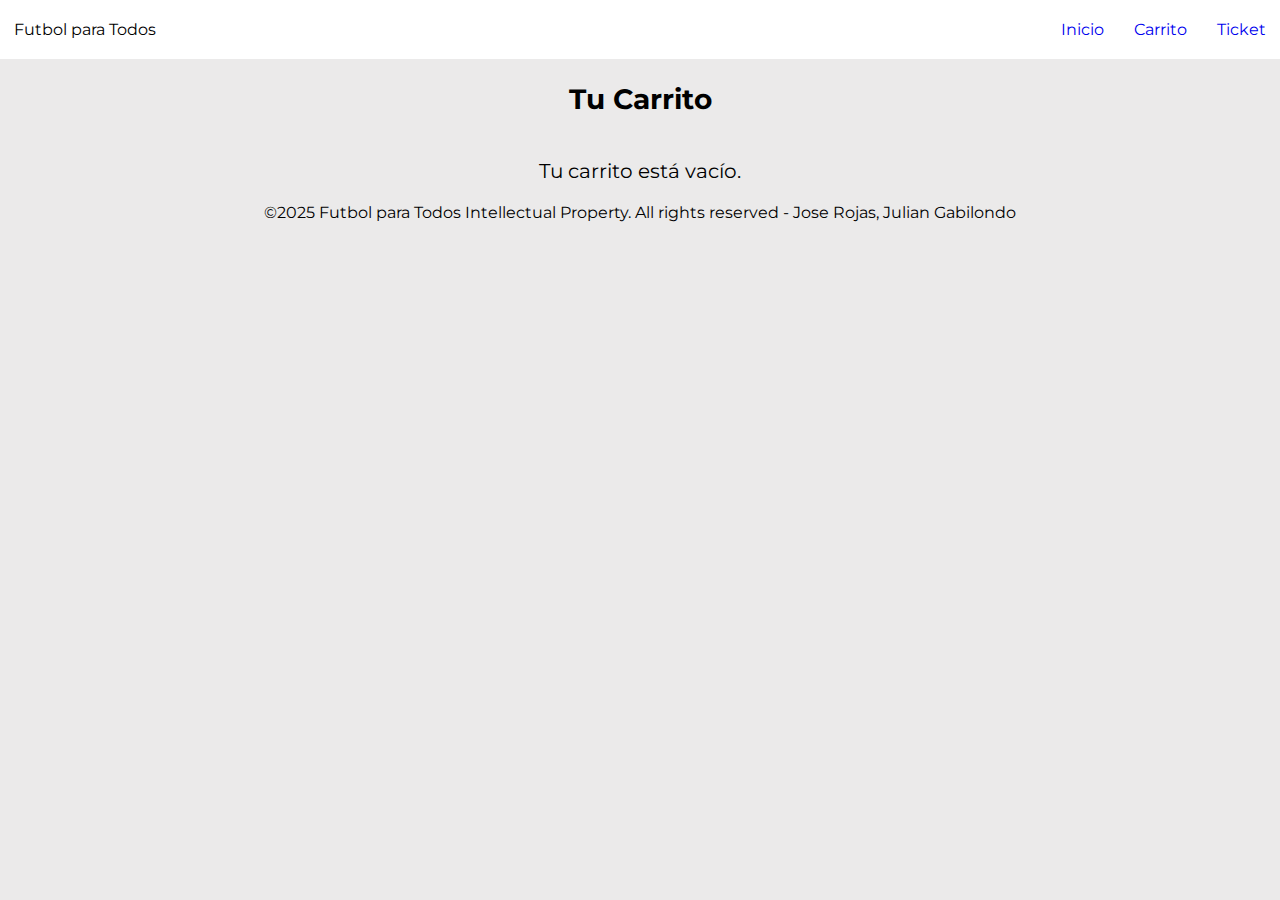
<file: carrito.html>
<!DOCTYPE html>
<html lang="es">

<head>
  <meta charset="UTF-8">
  <meta name="viewport" content="width=device-width, initial-scale=1.0">
  <link rel="stylesheet" href="css/productos.css">
  <link rel="stylesheet" href="css/carrito.css">
  <link href="https://fonts.googleapis.com/css2?family=Montserrat:wght@100;400;700&display=swap" rel="stylesheet">
  <link rel="shortcut icon" href="img/logo.png">
  <script defer src="js/carrito.js"></script>
  <title>Tu Carrito - Futbol para Todos</title>
</head>

<body>
  <header>
    <nav>
      <div>Futbol para Todos</div>
      <div class="barra-nav">
        <div><a href="productos.html">Inicio</a></div>
        <div><a href="carrito.html">Carrito</a></div>
        <div><a href="ticket.html">Ticket</a></div>
      </div>
    </nav>
  </header>

  <h2>Tu Carrito</h2>

  <div class="carrito-container" id="carritoContainer"></div>

  <div class="total-box" id="totalBox">Total: $0</div>

  <button id="btnFinalizar">Finalizar Compra</button>
  <footer>
    ©2025 Futbol para Todos Intellectual Property. All rights reserved - Jose Rojas, Julian Gabilondo
  </footer>

</body>
</html>
</file>
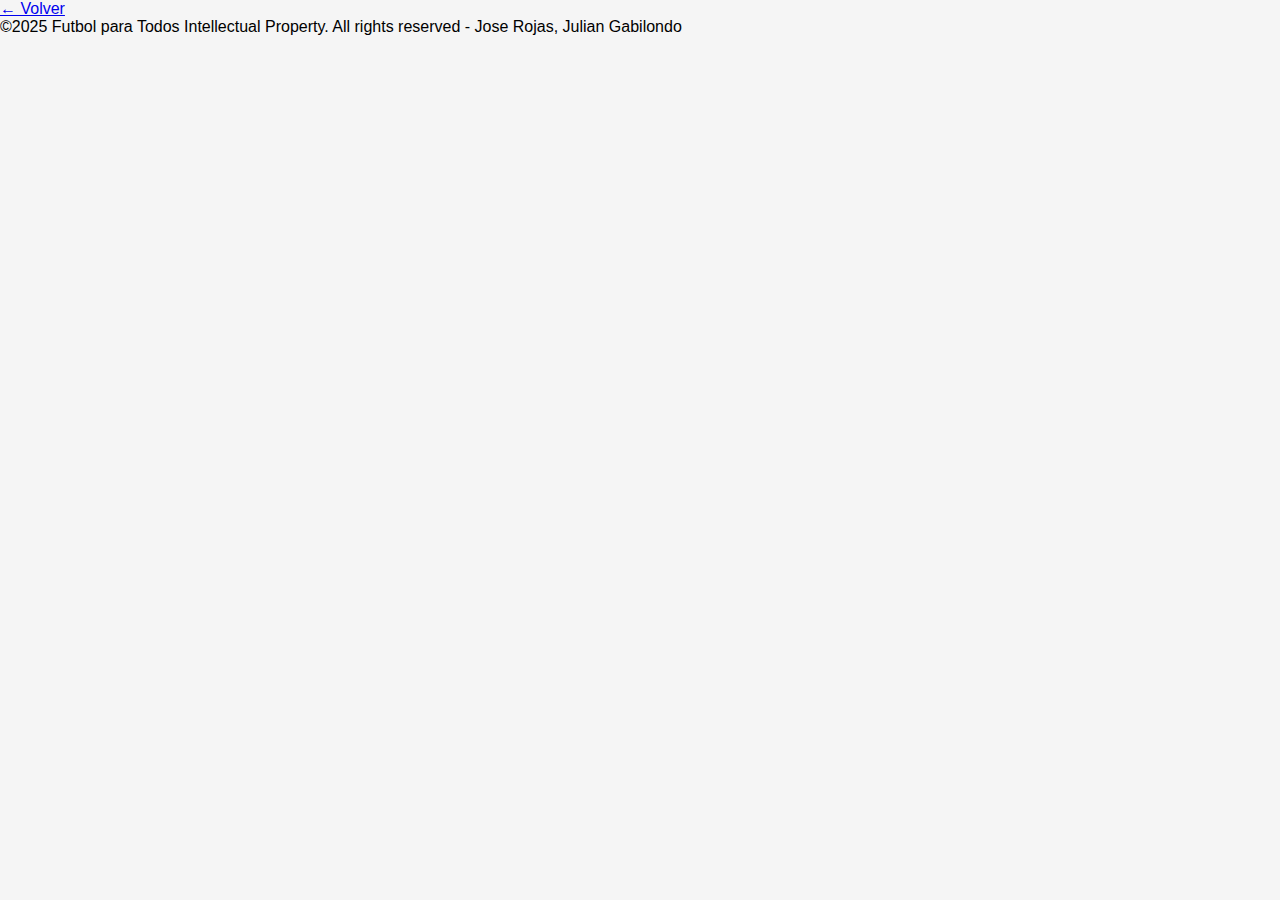
<file: detalle.html>
<!DOCTYPE html>
<html lang="es">
<head>
  <meta charset="UTF-8">
  <title>Detalle del Producto</title>
  <link rel="stylesheet" href="css/detalle.css">
</head>
<body>

<nav>
  <a href="productos.html">← Volver</a>
</nav>

<div id="detalle-container" class="detalle-producto"></div>

<script src="js/detalle.js"></script>

    <footer>
        ©2025 Futbol para Todos Intellectual Property. All rights reserved - Jose Rojas, Julian Gabilondo
    </footer>

</body>
</html>
</file>
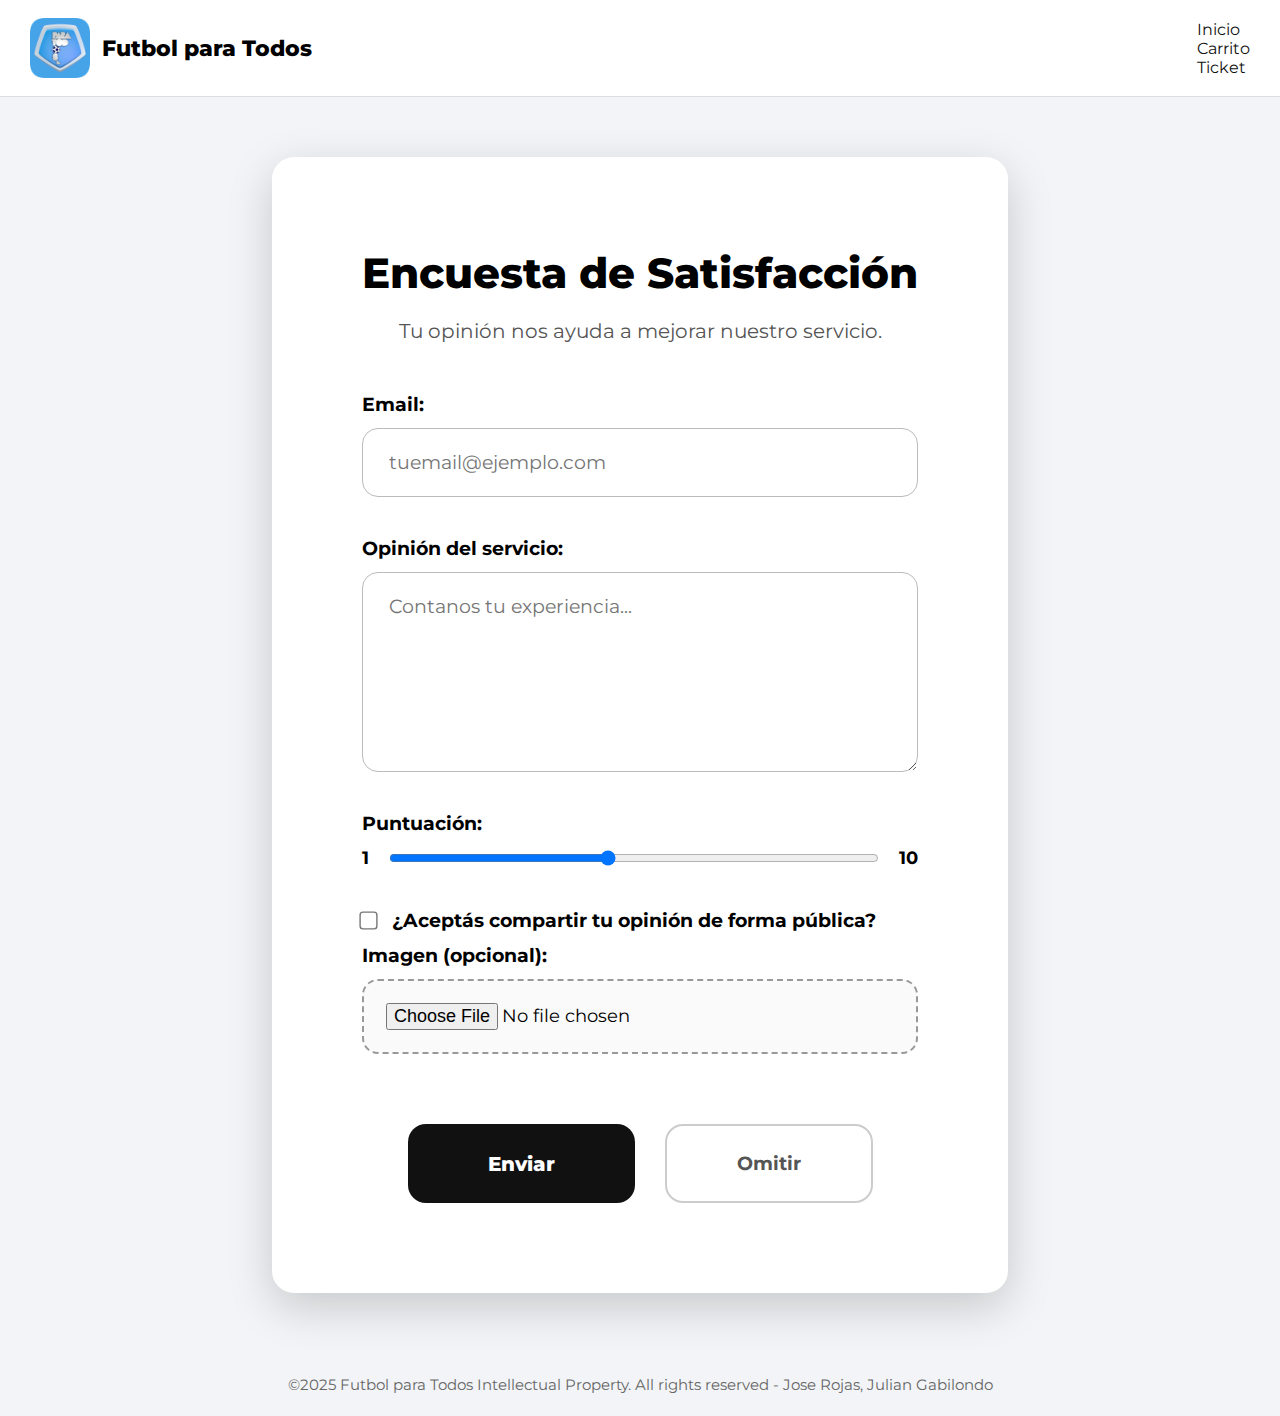
<file: encuesta.html>
<!DOCTYPE html>
<html lang="es">

<head>
    <meta charset="UTF-8">
    <meta name="viewport" content="width=device-width, initial-scale=1.0">
    <title>Encuesta - Futbol para Todos</title>

    <link rel="stylesheet" href="css/encuesta.css">
    <link href="https://fonts.googleapis.com/css2?family=Montserrat:wght@100;400;700&display=swap" rel="stylesheet">
    <link rel="shortcut icon" href="img/logo.png">

    <script defer src="js/encuesta.js"></script>
</head>

<body>

    <!-- NAVBAR -->
    <header>
        <nav class="navbar">
            <div class="nav-brand">
                <img src="img/logo.png" alt="Logo" class="logo">
                <span class="titulo">Futbol para Todos</span>
            </div>

            <div class="barra-nav">
                <div><a href="productos.html">Inicio</a></div>
                <div><a href="carrito.html">Carrito</a></div>
                <div><a href="ticket.html">Ticket</a></div>
            </div>
        </nav>
    </header>

    <!-- CONTENIDO -->
    <main class="container">

        <h2>Encuesta de Satisfacción</h2>
        <p>Tu opinión nos ayuda a mejorar nuestro servicio.</p>

        <form id="form-encuesta" enctype="multipart/form-data" class="form-encuesta">

            <label>Email:</label>
            <input type="email" id="email" name="email" placeholder="tuemail@ejemplo.com" required>

            <label>Opinión del servicio:</label>
            <textarea id="opinion" name="opinion" rows="5" placeholder="Contanos tu experiencia..." required></textarea>

            <label>Puntuación:</label>
            <div class="slider-box">
                <span>1</span>
                <input type="range" id="puntuacion" name="puntuacion" min="1" max="10" value="5">
                <span>10</span>
            </div>

            <label>
                <input type="checkbox" id="acepta" name="acepta">
                ¿Aceptás compartir tu opinión de forma pública?
            </label>

            <label>Imagen (opcional):</label>
            <input type="file" id="imagen" name="imagen" accept="image/*">

            <div class="botones">
                <button type="submit" class="btn-principal">Enviar</button>
                <button type="button" id="omitir" class="btn-omitir">Omitir</button>
            </div>
        </form>

    </main>

    <!-- MODAL -->
    <div id="modal-ok" class="modal hidden">
        <div class="modal-content">
            <p>¡Gracias por completar la encuesta!</p>
            <button id="cerrar-modal" class="btn-cerrar">Cerrar</button>
        </div>
    </div>

    <footer>
        ©2025 Futbol para Todos Intellectual Property. All rights reserved - Jose Rojas, Julian Gabilondo
    </footer>

</body>

</html>
</file>
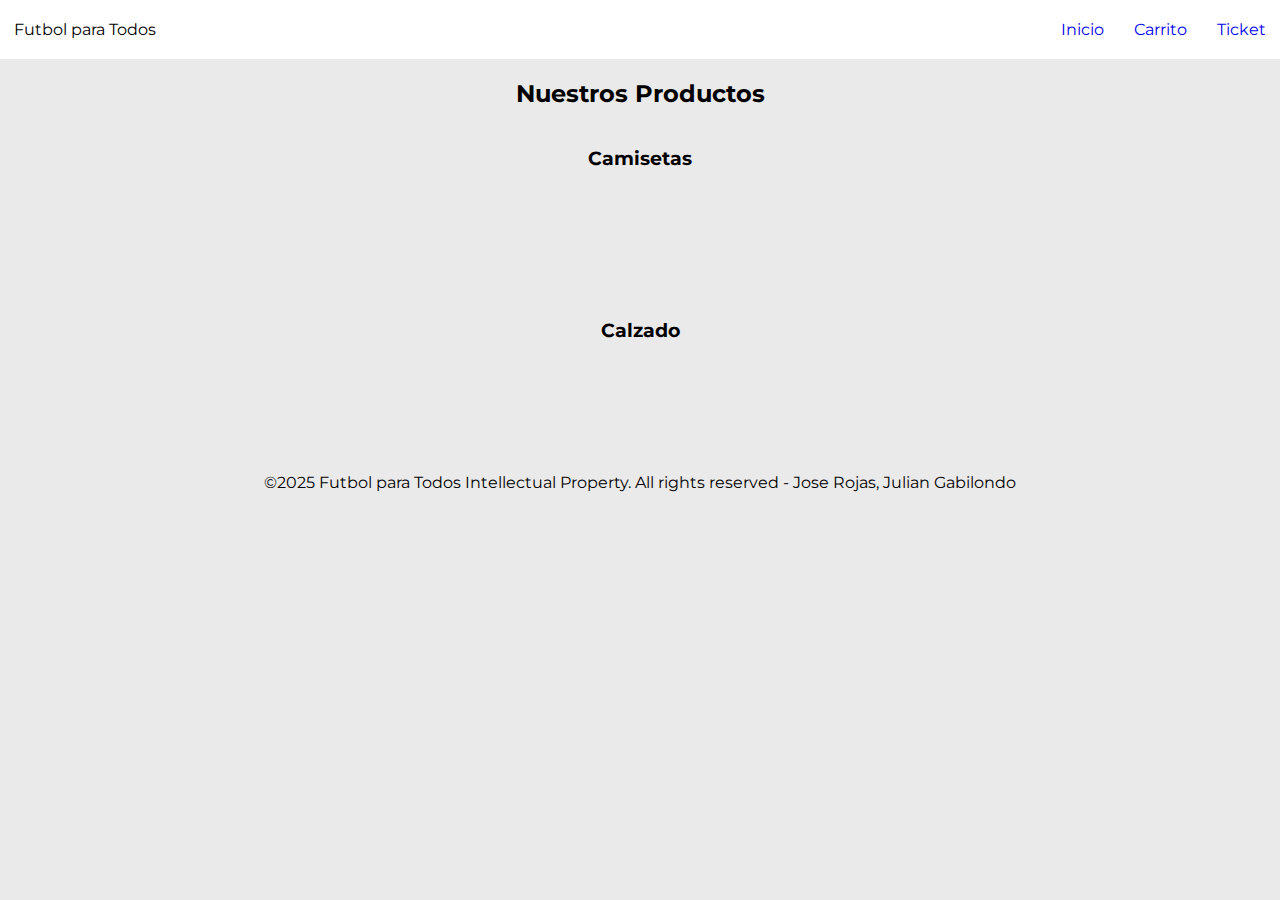
<file: productos.html>
<!DOCTYPE html>
<html lang="en">

<head>
    <meta charset="UTF-8">
    <meta name="viewport" content="width=device-width, initial-scale=1.0">
    <link rel="stylesheet" href="css/productos.css">
    <link href="https://fonts.googleapis.com/css2?family=Montserrat:wght@100;400;700&display=swap" rel="stylesheet">
    <link rel="shortcut icon" href="img/logo.png">
    <script defer src="js/productos.js"></script>
    <title>Nuestros Productos - Futbol para Todos</title>
</head>

<body>
    <header>
        <nav>
            <div>Futbol para Todos</div>
            <div class="barra-nav">
                <div><a href="productos.html">Inicio</a></div>
                <div><a href="carrito.html">Carrito</a></div>
                <div><a href="ticket.html">Ticket</a></div>
            </div>
        </nav>
    </header>
    <main class="container">
        <h2>Nuestros Productos</h2>
        <h3>Camisetas</h3>
        <section id="productos-cam" class="grid-productos"></section>
        <div id="paginacion-cam" class="paginacion"></div>
        <h3>Calzado</h3>
        <section id="productos-bot" class="grid-productos"></section>
        <div id="paginacion-bot" class="paginacion"></div>
    </main>
    <footer>
        ©2025 Futbol para Todos Intellectual Property. All rights reserved - Jose Rojas, Julian Gabilondo
    </footer>
</body>

</html>
</file>
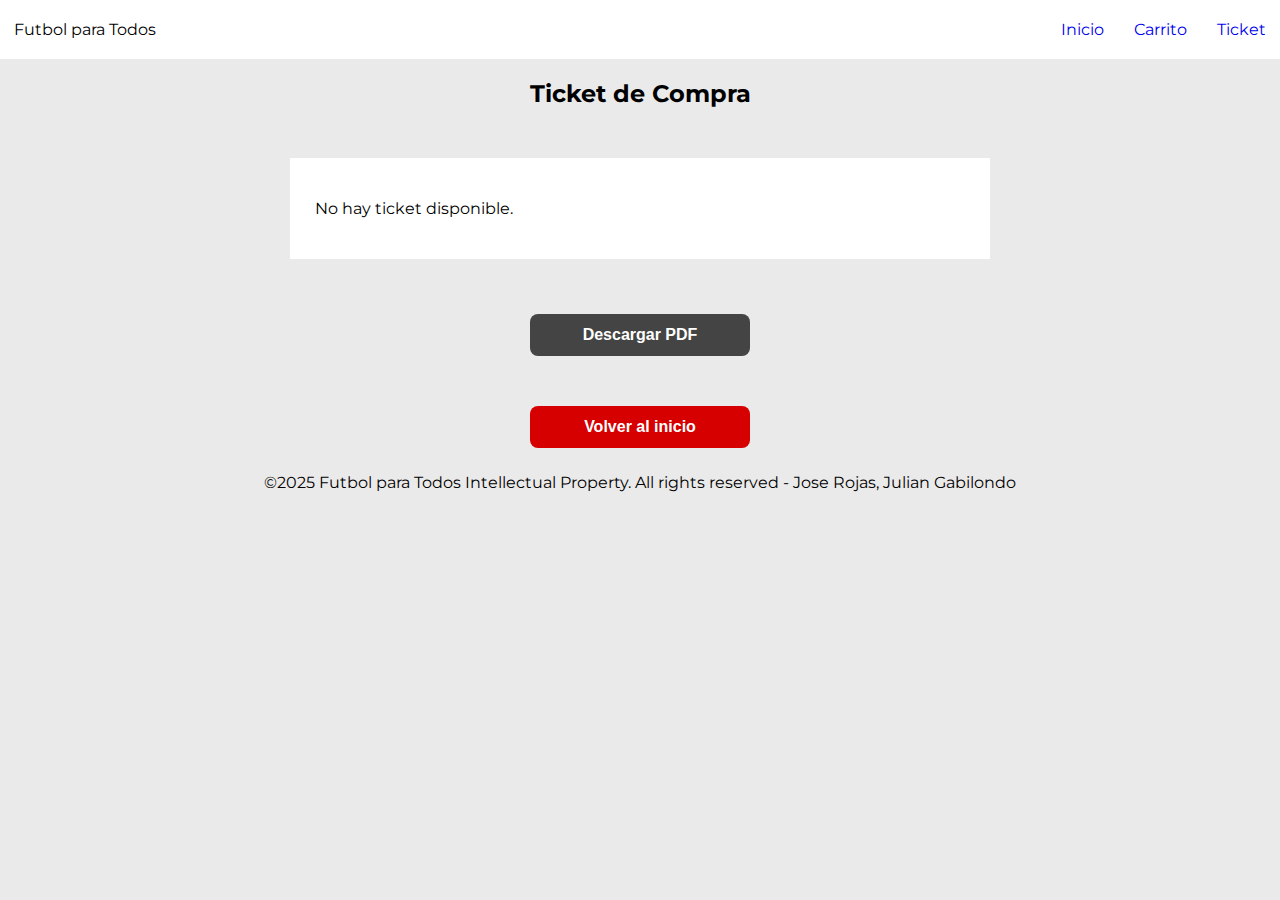
<file: ticket.html>
<!DOCTYPE html>
<html lang="es">

<head>
  <meta charset="UTF-8">
  <meta name="viewport" content="width=device-width, initial-scale=1.0">
  <link rel="stylesheet" href="css/productos.css">
  <link rel="stylesheet" href="css/ticket.css">
  <link href="https://fonts.googleapis.com/css2?family=Montserrat:wght@100;400;700&display=swap" rel="stylesheet">
  <link rel="shortcut icon" href="img/logo.png">
  <script defer src="js/ticket.js"></script>
  <title>Ticket - Futbol para Todos</title>
</head>

<body>

  <header>
    <nav>
      <div>Futbol para Todos</div>
      <div class="barra-nav">
        <div><a href="productos.html">Inicio</a></div>
        <div><a href="carrito.html">Carrito</a></div>
        <div><a href="ticket.html">Ticket</a></div>
      </div>
    </nav>
  </header>

  <h2>Ticket de Compra</h2>

  <div class="ticket-container" id="ticketContainer"></div>

  <button id="btnDescargar">Descargar PDF</button>
  <button id="btnReiniciar">Volver al inicio</button>
  <footer>
    ©2025 Futbol para Todos Intellectual Property. All rights reserved - Jose Rojas, Julian Gabilondo
  </footer>

</body>
</html>
</file>
<file: css/productos.css>
.barra-nav {
  display: flex;
  align-items: center;
}

a {
  margin-left: 30px;
  text-decoration: none;
}

nav {
  display: flex;
  justify-content: space-between;
  align-items: center;
  padding: 4px 14px;
}

body {
  font-family: Montserrat;
  margin: 0;
  background-color: #ebeaea;
  display: flex;
  flex-direction: column;
  align-items: center;
}

header {
  background-color: white;
  width: 100%;
  padding: 16px 0px;
}

main {
  display: flex;
  flex-direction: column;
  align-items: center;
  width: 100%;
}

.grid-productos {
  display: grid;
  grid-template-columns: repeat(4, 1fr);
  gap: 32px;
  padding: 32px 0px;
  justify-items: center;
}

.card-producto {
  background-color: white;
  border-radius: 8px;
  padding: 19px;
  width: 350px;
  height: 520px;
  display: flex;
  flex-direction: column;
  justify-content: space-between;
}

.card-producto img {
  width: 100%;
  height: 350px;
  object-fit: contain;
}

.card-producto h3 {
  font-size: 17px;
  font-weight: normal;
}

.precio {
  font-weight: bold;
  font-size: 20px;
}

.boton {
  background-color: #ff0000;
  color: white;
  border: none;
  border-radius: 4px;
  padding: 11px 115px;
  cursor: pointer;
  font-weight: bold;
  font-size: 14px;
}

.boton:hover {
  background-color: #cc0000;
}

.paginacion {
  display: flex;
  padding: 16px 0px 32px 0px;
  gap: 8px;
}

.paginacion .dot {
  width: 12px;
  height: 12px;
  border-radius: 50%;
  background-color: #ff0000;
  opacity: 0.3;
  cursor: pointer;
}

.paginacion .dot.active {
  opacity: 1;
}

.selector-cantidad {
  display: flex;
  justify-content: space-between;
  align-items: center;
  border: 1.5px solid #ff0000;
  border-radius: 6px;
  padding: 2px 2px;
  width: 100%;
  box-sizing: border-box;
  font-weight: bold;
  color: #333;
}

.selector-cantidad button {
  background: none;
  border: none;
  color: #ff0000;
  font-size: 1.4rem;
  font-weight: bold;
  cursor: pointer;
  width: 32px;
  height: 32px;
  display: flex;
  align-items: center;
  justify-content: center;
}

.selector-cantidad button:hover {
  color: #cc0000;
}

.contenedor-boton {
  display: flex;
  justify-content: center;
}

/*Media Query*/

/* 1 columna para celulares */
@media (max-width: 600px) {
  .grid-productos {
    grid-template-columns: 1fr;
    max-width: 90%;
  }

  .card-producto {
    width: 100%;
    height: auto;
  }

  .card-producto img {
    height: 300px;
  }
}
</file>
<file: css/carrito.css>
.nav-brand {
    display: flex;
    align-items: center;
    gap: 10px; /* separación entre logo y título */
}

.logo {
    width: 40px;
    height: auto;
}

h2 {
    font-size: 28px;
}

.carrito-container {
    width: 90%;
}

.carrito-vacio {
    text-align:center; 
    font-size:20px;
}

.item-carrito {
    background: white;
    display: flex;
    justify-content: space-between;
    padding: 15px;
    border-radius: 10px;
    margin-bottom: 20px;
}

.item-info {
    display: flex;
    align-items: center;
    gap: 20px;
}

.item-info img {
    width: 90px;
    height: 90px;
    object-fit: contain;
}

.item-titulo {
    font-weight: bold;
}

.controls {
    display: flex;
    align-items: center;
    gap: 10px;
}

.controls button {
    background: #d60000;
    border: none;
    color: white;
    padding: 6px 12px;
    border-radius: 5px;
    cursor: pointer;
    font-weight: bold;
}

.total-box {
    text-align: right;
    font-size: 20px;
    font-weight: bold;
}

#btnFinalizar {
    display: block;
    margin: 30px auto;
    padding: 15px 40px;
    background: #d60000;
    color: white;
    border: none;
    border-radius: 8px;
    font-size: 18px;
    font-weight: bold;
    cursor: pointer;
}
</file>
<file: css/detalle.css>
body {
  margin: 0;
  padding: 0;
  font-family: Arial, Helvetica, sans-serif;
  background: #f5f5f5;
}

.nav {
  background: #0e1a40;
  padding: 15px;
}

.volver {
  color: white;
  text-decoration: none;
  font-size: 18px;
  font-weight: bold;
}

.detalle-wrapper {
  max-width: 1100px;
  margin: 40px auto;
  background: white;
  padding: 30px;
  border-radius: 12px;
  box-shadow: 0 0 12px rgba(0,0,0,0.1);
}

.detalle {
  display: flex;
  gap: 40px;
  align-items: flex-start;
}

.detalle img {
  width: 450px;
  border-radius: 10px;
  box-shadow: 0 0 12px rgba(0,0,0,0.1);
}

.info {
  flex: 1;
}

.info h1 {
  margin-top: 0;
  font-size: 32px;
  color: #222;
}

.precio {
  font-size: 32px;
  font-weight: bold;
  color: #2ecc71;
  margin: 15px 0;
}

.info p {
  font-size: 18px;
  line-height: 1.4em;
  color: #333;
}

.selector-cantidad {
  display: flex;
  align-items: center;
  gap: 15px;
  margin-top: 20px;
}

.selector-cantidad button {
  width: 45px;
  height: 45px;
  font-size: 24px;
  background: #0e1a40;
  color: white;
  border: none;
  border-radius: 8px;
  cursor: pointer;
}

.selector-cantidad span {
  font-size: 22px;
  font-weight: bold;
  width: 40px;
  text-align: center;
}

.boton-agregar {
  margin-top: 25px;
  padding: 12px 25px;
  background: #0e1a40;
  color: white;
  border: none;
  border-radius: 8px;
  cursor: pointer;
  font-size: 18px;
}
</file>
<file: css/ticket.css>
.nav-brand {
    display: flex;
    align-items: center;
    gap: 10px; /* separación entre logo y título */
}

.logo {
    width: 40px;
    height: auto;
}

.ticket-container {
    width: 90%;
    max-width: 650px;
    margin: 30px auto;
    background: white;
    padding: 25px;
}

.ticket-titulo {
    font-size: 20px;
    font-weight: bold;
    margin-bottom: 10px;
}

.ticket-info {
    font-size: 16px;
    margin-bottom: 20px;
    color: #444;
}

.ticket-producto {
    padding: 8px 0;
    border-bottom: 1px solid #ddd;
}

.ticket-producto:last-child {
    border-bottom: none;
}

.ticket-total {
    text-align: right;
    font-size: 24px;
    font-weight: bold;
    margin-top: 20px;
}

#btnDescargar,
#btnReiniciar {
    display: block;
    width: 220px;
    margin: 25px auto;
    padding: 12px 20px;
    font-size: 16px;
    border: none;
    border-radius: 8px;
    cursor: pointer;
    font-weight: bold;
}

#btnDescargar {
    background: #444;
    color: white;
}

#btnReiniciar {
    background: #d60000;
    color: white;
}
</file>
<file: css/encuesta.css>
/* =========================
   RESET
========================= */
* {
    box-sizing: border-box;
    margin: 0;
    padding: 0;
    font-family: 'Montserrat', sans-serif;
}

body {
    background-color: #f2f4f7;
    min-height: 100vh;
    display: flex;
    flex-direction: column;
}

/* =========================
   NAVBAR
========================= */
header {
    background: #fff;
    border-bottom: 1px solid #ddd;
}

.navbar {
    max-width: 1400px;
    margin: auto;
    padding: 18px 30px;
    display: flex;
    justify-content: space-between;
    align-items: center;
}

.nav-brand {
    display: flex;
    align-items: center;
    gap: 12px;
}

.logo {
    width: 60px;
}

.titulo {
    font-size: 22px;
    font-weight: 800;
}

.barra-nav a {
    margin-left: 22px;
    text-decoration: none;
    color: #111;
    font-size: 16px;
}

/* =========================
   CONTENEDOR PRINCIPAL
========================= */
.container {
    max-width: 1200px;
    margin: 60px auto;
    background: #fff;
    padding: 90px;
    border-radius: 22px;
    box-shadow: 0 14px 45px rgba(0,0,0,0.18);
    text-align: center;
}

.container h2 {
    font-size: 42px;
    font-weight: 800;
    margin-bottom: 20px;
}

.container p {
    font-size: 20px;
    color: #555;
    margin-bottom: 50px;
}

/* =========================
   FORMULARIO
========================= */
.form-encuesta {
    display: flex;
    flex-direction: column;
    align-items: center;
}

.form-encuesta label {
    width: 100%;
    max-width: 900px;
    text-align: left;
    font-size: 19px;
    font-weight: 700;
    margin-bottom: 12px;
}

.form-encuesta input[type="email"],
.form-encuesta textarea {
    width: 100%;
    max-width: 900px;
    padding: 22px 26px;
    font-size: 19px;
    border-radius: 16px;
    border: 1px solid #bbb;
    margin-bottom: 40px;
}

.form-encuesta textarea {
    min-height: 200px;
    resize: vertical;
}

/* =========================
   SLIDER
========================= */
.slider-box {
    width: 100%;
    max-width: 900px;
    display: flex;
    align-items: center;
    gap: 20px;
    margin-bottom: 40px;
}

.slider-box span {
    font-size: 18px;
    font-weight: 700;
}

.slider-box input[type="range"] {
    flex: 1;
    height: 8px;
}

/* =========================
   CHECKBOX
========================= */
.form-encuesta label input[type="checkbox"] {
    margin-right: 12px;
    transform: scale(1.4);
}

/* =========================
   FILE INPUT
========================= */
.form-encuesta input[type="file"] {
    width: 100%;
    max-width: 900px;
    padding: 22px;
    font-size: 18px;
    border-radius: 16px;
    border: 2px dashed #999;
    background: #fafafa;
    margin-bottom: 50px;
}

/* =========================
   BOTONES
========================= */
.botones {
    display: flex;
    justify-content: center;
    gap: 30px;
    margin-top: 20px;
}

.btn-principal {
    padding: 26px 80px;
    font-size: 20px;
    font-weight: 800;
    border-radius: 18px;
    border: none;
    background: #111;
    color: #fff;
    cursor: pointer;
}

.btn-principal:hover {
    background: #000;
}

.btn-omitir {
    padding: 26px 70px;
    font-size: 19px;
    font-weight: 700;
    border-radius: 18px;
    background: transparent;
    border: 2px solid #ccc;
    color: #555;
    cursor: pointer;
}

.btn-omitir:hover {
    background: #eee;
}

/* =========================
   MODAL
========================= */
.modal {
    position: fixed;
    inset: 0;
    background: rgba(0,0,0,0.7);
    display: flex;
    align-items: center;
    justify-content: center;
}

.hidden {
    display: none;
}

.modal-content {
    background: #fff;
    padding: 60px;
    border-radius: 22px;
    max-width: 550px;
    text-align: center;
    box-shadow: 0 15px 45px rgba(0,0,0,0.3);
}

.modal-content p {
    font-size: 22px;
    margin-bottom: 30px;
}

.btn-cerrar {
    padding: 18px 42px;
    font-size: 18px;
    font-weight: 700;
    border-radius: 14px;
    border: none;
    background: #111;
    color: #fff;
    cursor: pointer;
}

/* =========================
   FOOTER
========================= */
footer {
    margin-top: auto;
    text-align: center;
    padding: 22px;
    font-size: 15px;
    color: #666;
}

/* =========================
   RESPONSIVE
========================= */
@media (max-width: 768px) {
    .container {
        padding: 50px;
    }

    .botones {
        flex-direction: column;
    }

    .btn-principal,
    .btn-omitir {
        width: 100%;
    }
}
</file>
